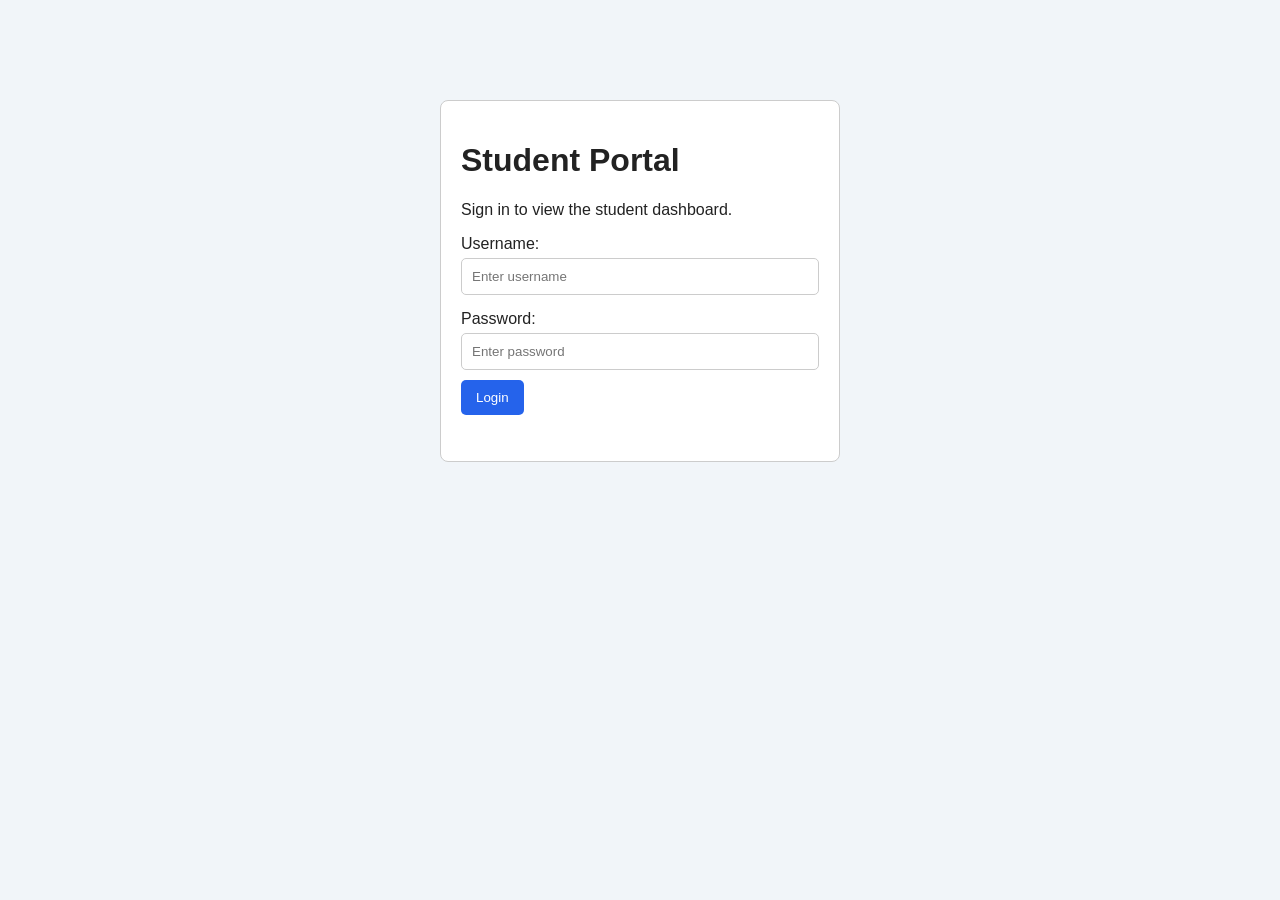
<file: index.html>
<!DOCTYPE html>
<html lang="en">
<head>
    <meta charset="UTF-8">
    <meta name="viewport" content="width=device-width, initial-scale=1.0">
    <title>Student Portal - Login</title>
    <link rel="stylesheet" href="style.css">
    <script src="login.js" defer></script>
</head>
<body>
    <div class="login-container">
        <h1>Student Portal</h1>
        <p>Sign in to view the student dashboard.</p>

        <form id="loginForm">
            <label for="username">Username:</label>
            <input type="text" id="username"
                   placeholder="Enter username" required>

            <label for="password">Password:</label>
            <input type="password" id="password"
                   placeholder="Enter password" required>

            <button type="submit">Login</button>
            <p id="message" role="status"></p>
        </form>
    </div>
</body>
</html>
</file>
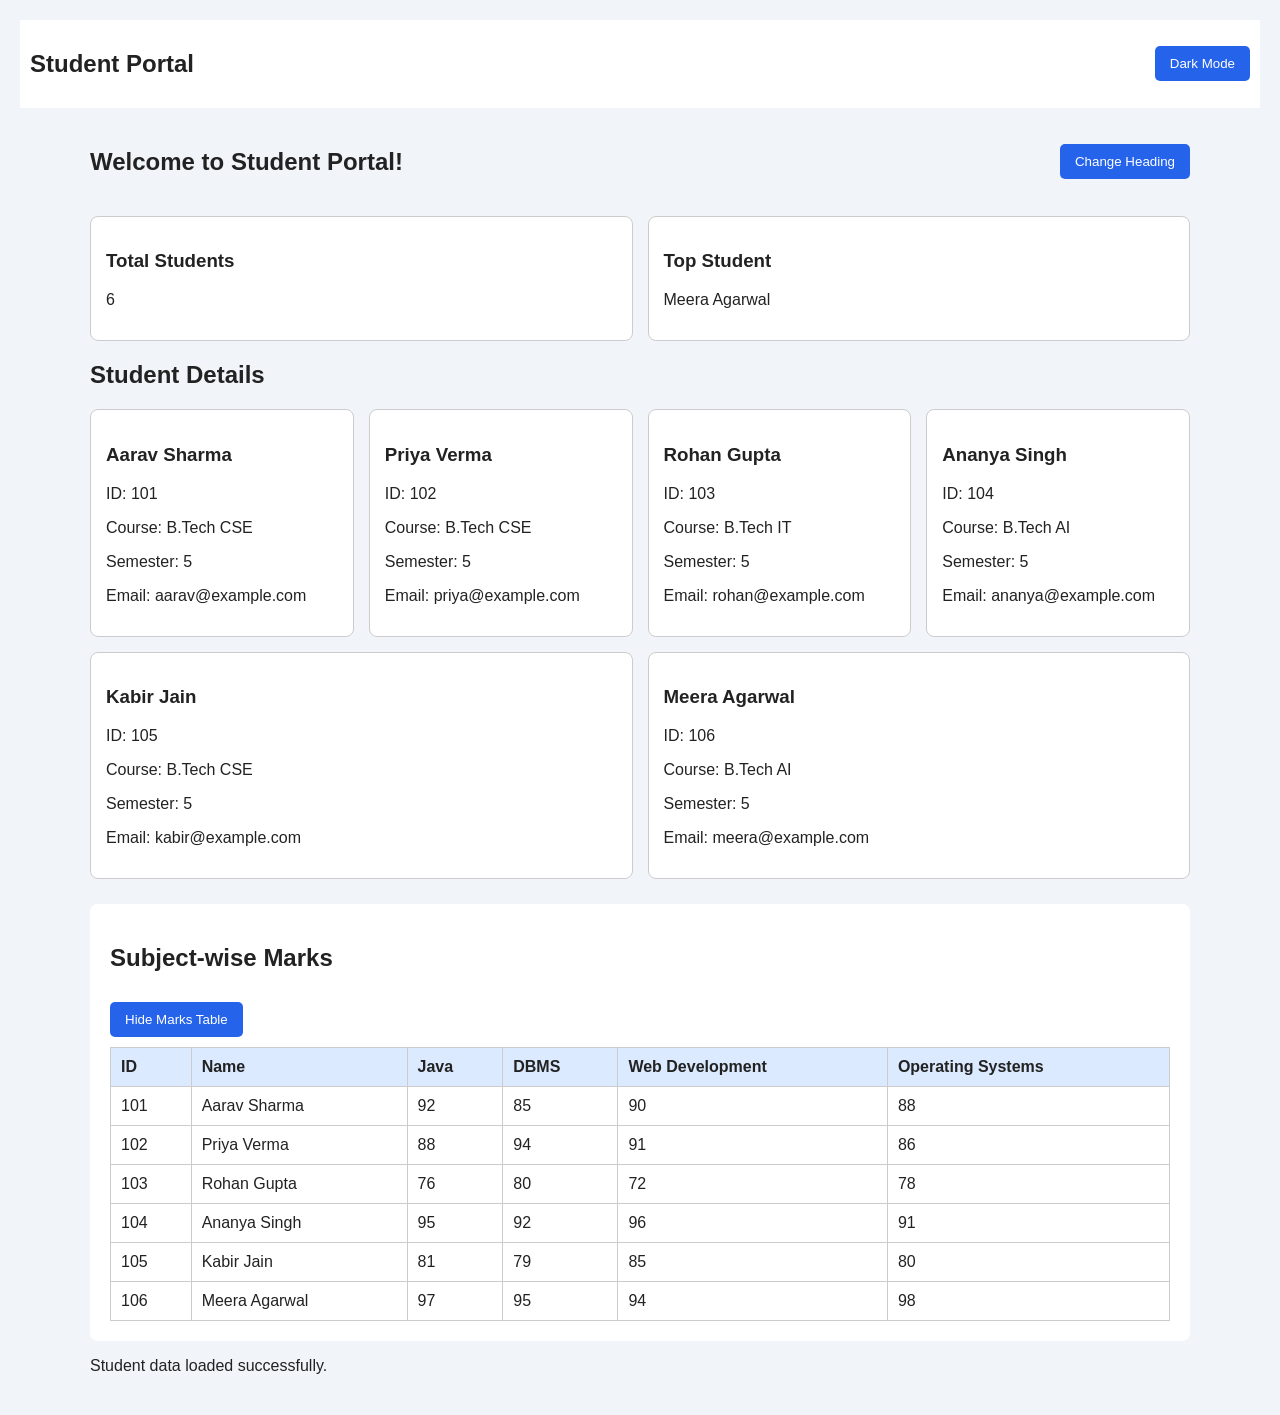
<file: dashboard.html>
<!DOCTYPE html>
<html lang="en">
<head>
    <meta charset="UTF-8">
    <meta name="viewport" content="width=device-width, initial-scale=1.0">
    <title>Student Portal - Dashboard</title>
    <link rel="stylesheet" href="style.css">
    <script src="dashboard.js" defer></script>
</head>
<body>
    <header class="topbar">
        <h2>Student Portal</h2>
        <button id="themeButton" type="button">Dark Mode</button>
    </header>

    <main class="dashboard">
        <section class="welcome-section">
            <h1 id="welcomeHeading">Welcome to Student Portal!</h1>
            <button id="headingButton" type="button">
                Change Heading
            </button>
        </section>

        <section class="stats-container">
            <div class="stat-card">
                <h3>Total Students</h3>
                <p id="totalStudents">Loading...</p>
            </div>

            <div class="stat-card">
                <h3>Top Student</h3>
                <p id="topStudentName">Loading...</p>
            </div>
        </section>

        <section>
            <h2>Student Details</h2>
            <div id="studentDetails" class="stats-container">
                Loading student details...
            </div>
        </section>

        <section class="table-section">
            <h2>Subject-wise Marks</h2>

            <button id="tableButton" type="button">
                Hide Marks Table
            </button>

            <div id="tableContainer" class="table-container">
                <table>
                    <thead id="marksTableHead"></thead>
                    <tbody id="marksTableBody"></tbody>
                </table>
            </div>
        </section>

        <p id="dataMessage" role="status"></p>
    </main>
</body>
</html>
</file>
<file: style.css>
* {
    box-sizing: border-box;
}

body {
    margin: 0;
    padding: 20px;
    font-family: Arial, sans-serif;
    background-color: #f1f5f9;
    color: #222;
}

.login-container {
    max-width: 400px;
    margin: 80px auto;
    padding: 20px;
    background-color: white;
    border: 1px solid #ccc;
    border-radius: 8px;
}

label {
    display: block;
    margin-top: 15px;
}

input {
    width: 100%;
    padding: 10px;
    margin-top: 5px;
    border: 1px solid #ccc;
    border-radius: 5px;
}

button {
    padding: 10px 15px;
    margin: 10px 0;
    background-color: #2563eb;
    color: white;
    border: none;
    border-radius: 5px;
    cursor: pointer;
}

button:hover {
    background-color: #1d4ed8;
}

.error-message {
    color: red;
}

.topbar {
    position: sticky;
    top: 0;
    z-index: 10;
    display: flex;
    justify-content: space-between;
    align-items: center;
    background-color: white;
    padding: 10px;
}

.dashboard {
    max-width: 1100px;
    margin: 20px auto;
}

.welcome-section {
    display: flex;
    justify-content: space-between;
    align-items: center;
    gap: 10px;
}

.stats-container {
    display: flex;
    flex-wrap: wrap;
    gap: 15px;
    margin: 20px 0;
}

.stat-card {
    flex: 1 1 220px;
    padding: 15px;
    background-color: white;
    border: 1px solid #ccc;
    border-radius: 8px;
}

.table-section {
    margin-top: 25px;
    padding: 20px;
    background-color: white;
    border-radius: 8px;
}

.table-container {
    overflow-x: auto;
}

table {
    width: 100%;
    border-collapse: collapse;
}

th, td {
    padding: 10px;
    border: 1px solid #ccc;
    text-align: left;
}

th {
    background-color: #dbeafe;
}

tbody tr:hover {
    background-color: #eee;
}

/* Dark mode */
body.dark-mode {
    background-color: #222;
    color: white;
}

body.dark-mode .topbar,
body.dark-mode .stat-card,
body.dark-mode .table-section {
    background-color: #333;
    color: white;
}

body.dark-mode th {
    background-color: #444;
    color: white;
}

@media (max-width: 600px) {
    .welcome-section {
        flex-direction: column;
        align-items: flex-start;
    }
}
</file>
